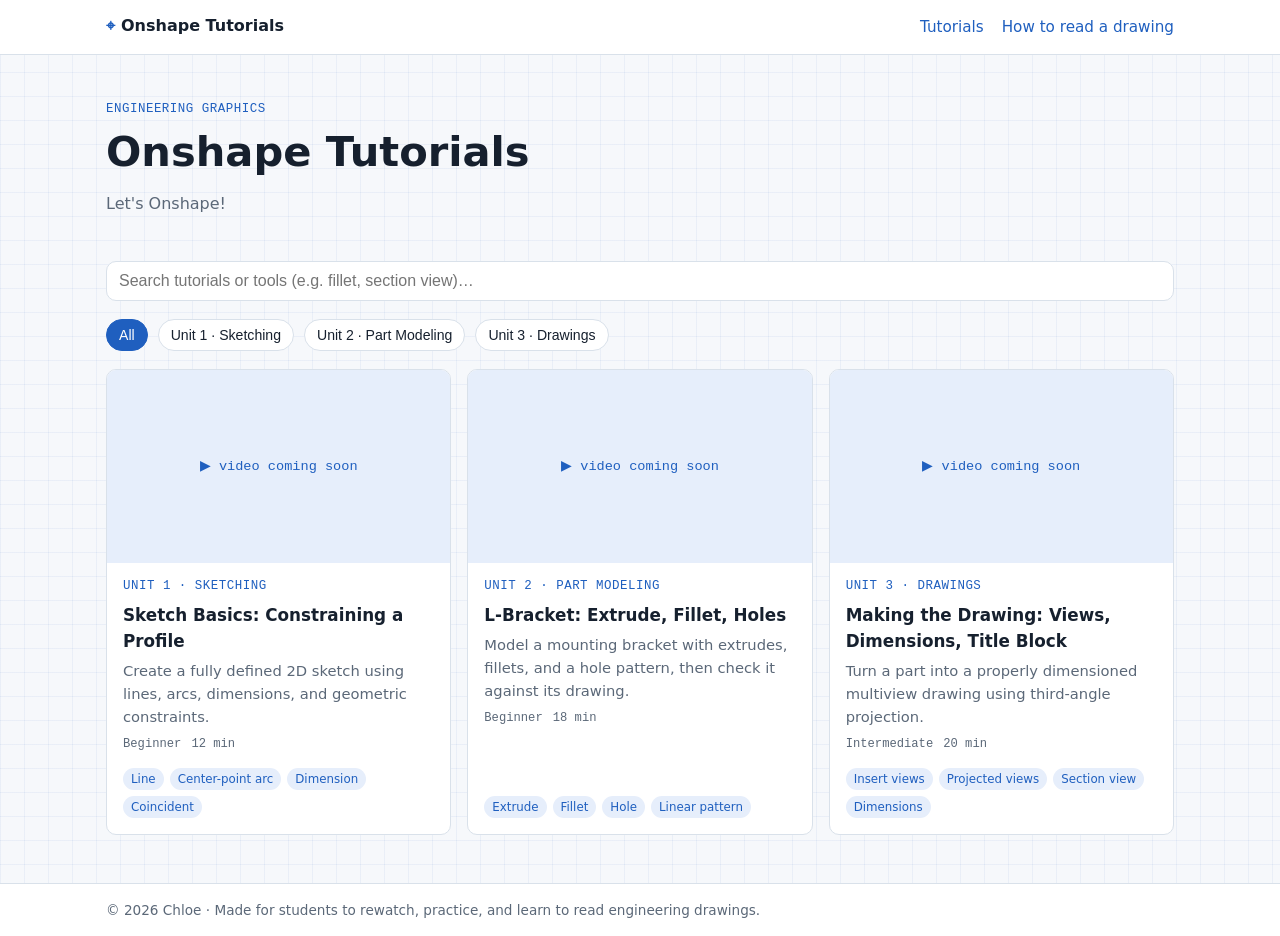
<file: index.html>
<!doctype html>
<html lang="en">
<head>
  <meta charset="utf-8">
  <meta name="viewport" content="width=device-width, initial-scale=1">
  <title>Onshape Tutorials</title>
  <link rel="stylesheet" href="style.css">
</head>
<body data-page="index">
  <header class="site">
    <div class="wrap">
      <a class="brand" href="index.html"><span>⌖</span><span data-site-title style="color:inherit;font-family:inherit">Onshape Tutorials</span></a>
      <nav><a href="index.html">Tutorials</a><a href="reading-drawings.html">How to read a drawing</a></nav>
    </div>
  </header>

  <main class="wrap">
    <section class="hero">
      <span class="tag" data-site-course></span>
      <h1 data-site-title>Onshape Tutorials</h1>
      <p data-site-subtitle></p>
    </section>

    <div class="controls">
      <input id="search" type="search" placeholder="Search tutorials or tools (e.g. fillet, section view)…" aria-label="Search tutorials">
    </div>
    <div class="controls" id="chips" style="margin-top:0"></div>

    <section class="grid" id="grid"></section>
  </main>

  <footer class="site"><div class="wrap">© <span data-year></span> <span data-instructor></span> · Made for students to rewatch, practice, and learn to read engineering drawings.</div></footer>

  <script src="data.js"></script>
  <script src="app.js"></script>
</body>
</html>
</file>
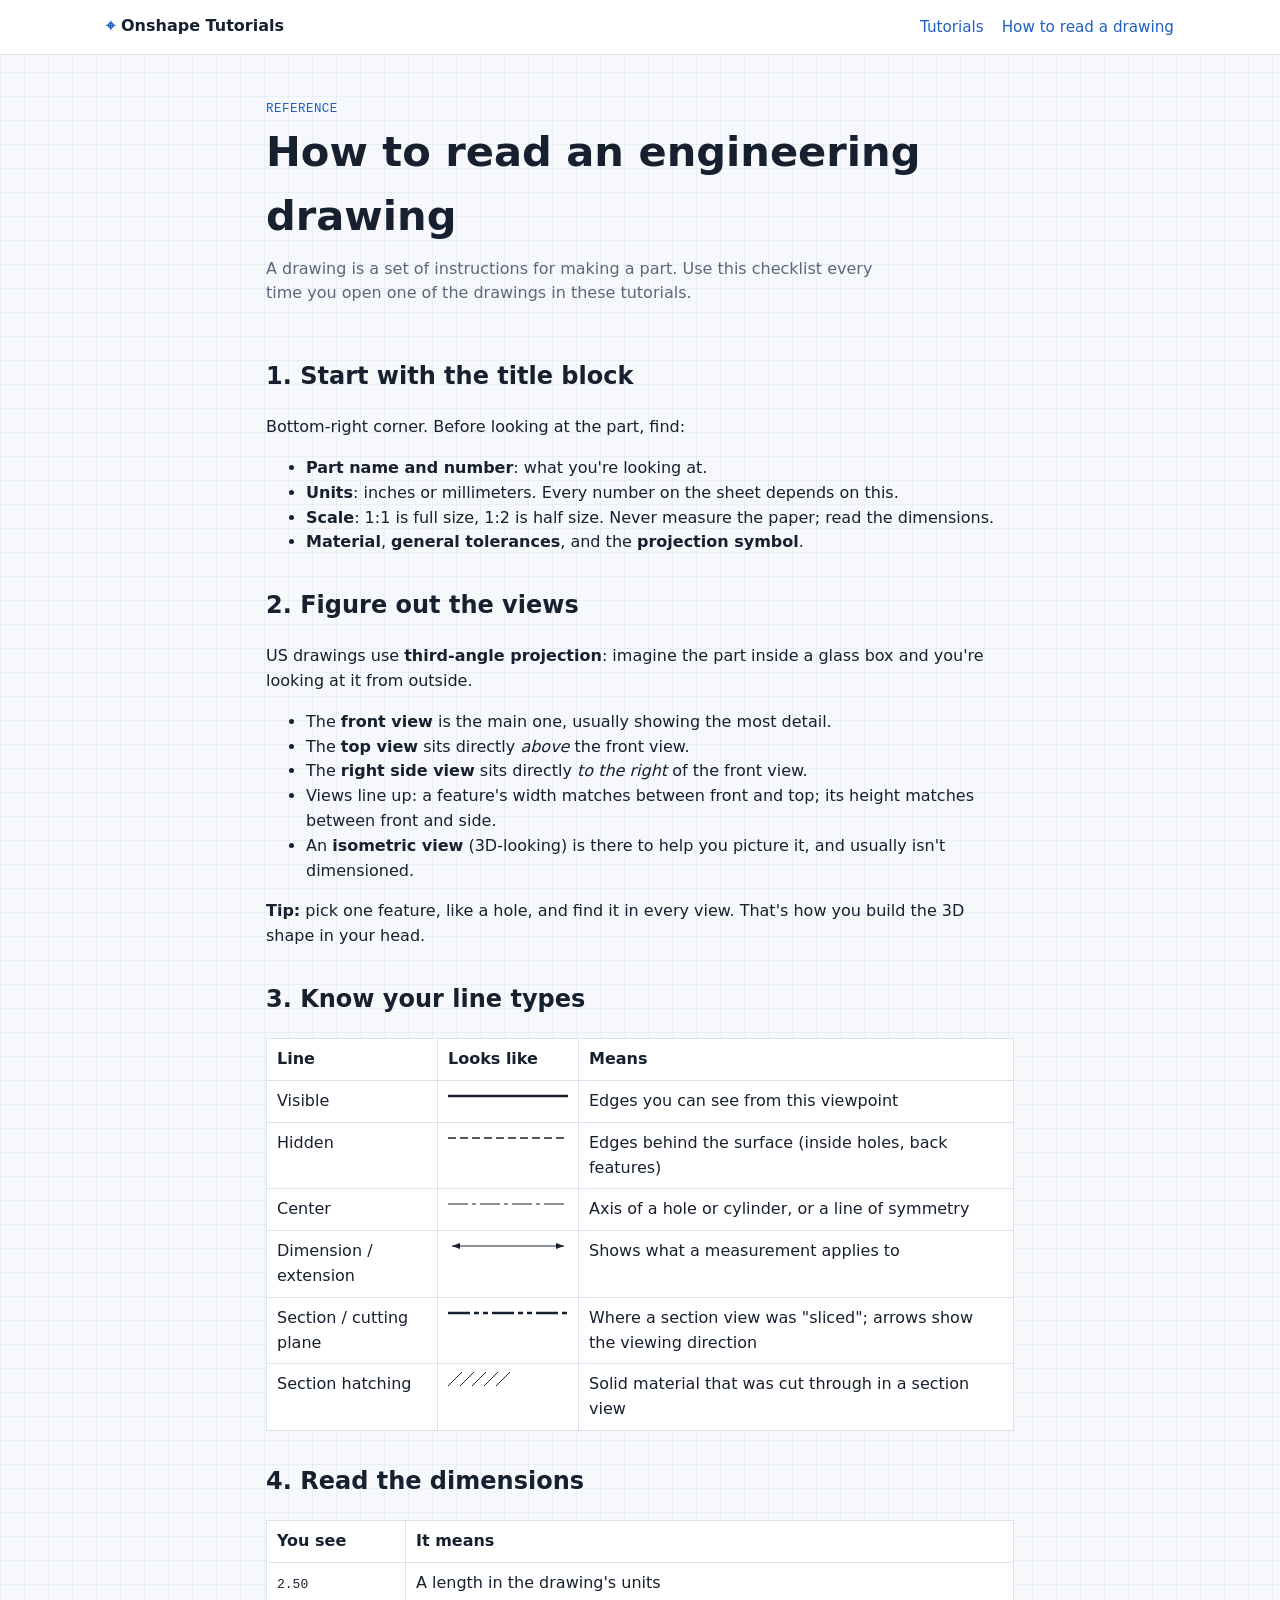
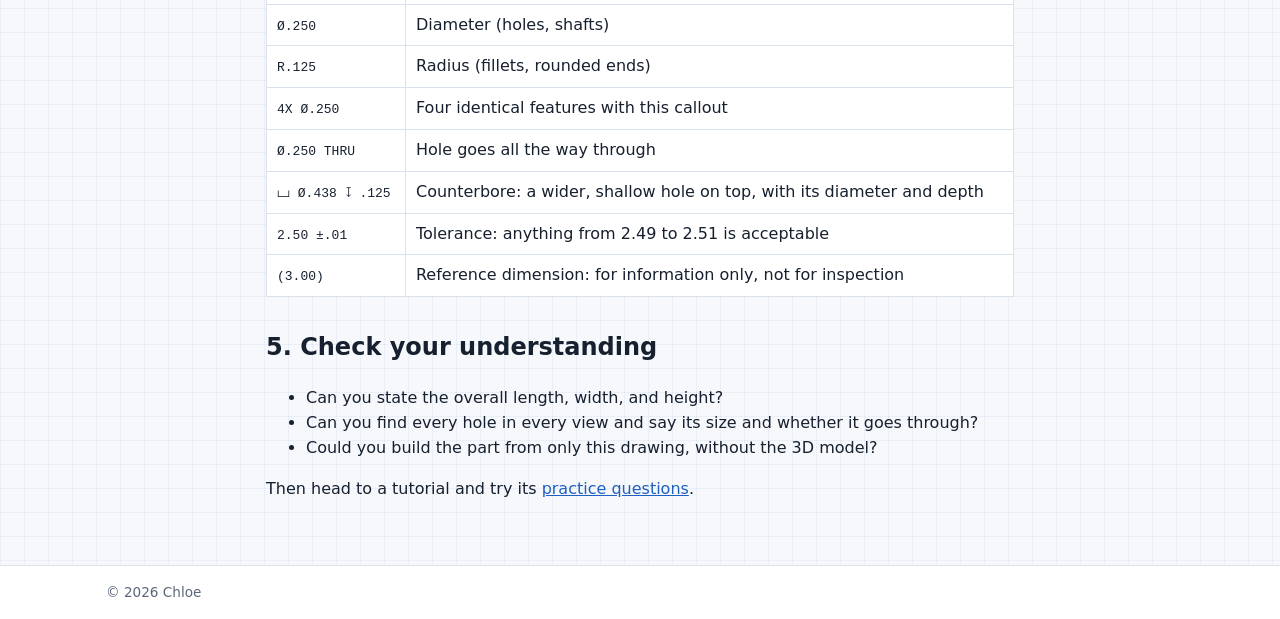
<file: reading-drawings.html>
<!doctype html>
<html lang="en">
<head>
  <meta charset="utf-8">
  <meta name="viewport" content="width=device-width, initial-scale=1">
  <title>How to Read a Drawing</title>
  <link rel="stylesheet" href="style.css">
</head>
<body data-page="primer">
  <header class="site">
    <div class="wrap">
      <a class="brand" href="index.html"><span>⌖</span><span data-site-title style="color:inherit;font-family:inherit">Onshape Tutorials</span></a>
      <nav><a href="index.html">Tutorials</a><a href="reading-drawings.html">How to read a drawing</a></nav>
    </div>
  </header>

  <main class="wrap prose">
    <section class="hero">
      <span class="tag">Reference</span>
      <h1>How to read an engineering drawing</h1>
      <p>A drawing is a set of instructions for making a part. Use this checklist every time you open one of the drawings in these tutorials.</p>
    </section>

    <h2>1. Start with the title block</h2>
    <p>Bottom-right corner. Before looking at the part, find:</p>
    <ul>
      <li><strong>Part name and number</strong>: what you're looking at.</li>
      <li><strong>Units</strong>: inches or millimeters. Every number on the sheet depends on this.</li>
      <li><strong>Scale</strong>: 1:1 is full size, 1:2 is half size. Never measure the paper; read the dimensions.</li>
      <li><strong>Material</strong>, <strong>general tolerances</strong>, and the <strong>projection symbol</strong>.</li>
    </ul>

    <h2>2. Figure out the views</h2>
    <p>US drawings use <strong>third-angle projection</strong>: imagine the part inside a glass box and you're looking at it from outside.</p>
    <ul>
      <li>The <strong>front view</strong> is the main one, usually showing the most detail.</li>
      <li>The <strong>top view</strong> sits directly <em>above</em> the front view.</li>
      <li>The <strong>right side view</strong> sits directly <em>to the right</em> of the front view.</li>
      <li>Views line up: a feature's width matches between front and top; its height matches between front and side.</li>
      <li>An <strong>isometric view</strong> (3D-looking) is there to help you picture it, and usually isn't dimensioned.</li>
    </ul>
    <p><strong>Tip:</strong> pick one feature, like a hole, and find it in every view. That's how you build the 3D shape in your head.</p>

    <h2>3. Know your line types</h2>
    <table>
      <tr><th>Line</th><th>Looks like</th><th>Means</th></tr>
      <tr><td>Visible</td><td><svg class="linesample" viewBox="0 0 120 14"><line x1="0" y1="7" x2="120" y2="7" stroke="currentColor" stroke-width="2.5"/></svg></td><td>Edges you can see from this viewpoint</td></tr>
      <tr><td>Hidden</td><td><svg class="linesample" viewBox="0 0 120 14"><line x1="0" y1="7" x2="120" y2="7" stroke="currentColor" stroke-width="1.5" stroke-dasharray="8 4"/></svg></td><td>Edges behind the surface (inside holes, back features)</td></tr>
      <tr><td>Center</td><td><svg class="linesample" viewBox="0 0 120 14"><line x1="0" y1="7" x2="120" y2="7" stroke="currentColor" stroke-width="1" stroke-dasharray="20 4 4 4"/></svg></td><td>Axis of a hole or cylinder, or a line of symmetry</td></tr>
      <tr><td>Dimension / extension</td><td><svg class="linesample" viewBox="0 0 120 14"><line x1="4" y1="7" x2="116" y2="7" stroke="currentColor" stroke-width="1"/><path d="M4 7 l8 -3 v6z M116 7 l-8 -3 v6z" fill="currentColor"/></svg></td><td>Shows what a measurement applies to</td></tr>
      <tr><td>Section / cutting plane</td><td><svg class="linesample" viewBox="0 0 120 14"><line x1="0" y1="7" x2="120" y2="7" stroke="currentColor" stroke-width="2.5" stroke-dasharray="22 4 5 4 5 4"/></svg></td><td>Where a section view was "sliced"; arrows show the viewing direction</td></tr>
      <tr><td>Section hatching</td><td><svg class="linesample" viewBox="0 0 120 14"><g stroke="currentColor" stroke-width="1"><line x1="0" y1="14" x2="14" y2="0"/><line x1="12" y1="14" x2="26" y2="0"/><line x1="24" y1="14" x2="38" y2="0"/><line x1="36" y1="14" x2="50" y2="0"/><line x1="48" y1="14" x2="62" y2="0"/></g></svg></td><td>Solid material that was cut through in a section view</td></tr>
    </table>

    <h2>4. Read the dimensions</h2>
    <table>
      <tr><th>You see</th><th>It means</th></tr>
      <tr><td><code>2.50</code></td><td>A length in the drawing's units</td></tr>
      <tr><td><code>Ø.250</code></td><td>Diameter (holes, shafts)</td></tr>
      <tr><td><code>R.125</code></td><td>Radius (fillets, rounded ends)</td></tr>
      <tr><td><code>4X Ø.250</code></td><td>Four identical features with this callout</td></tr>
      <tr><td><code>Ø.250 THRU</code></td><td>Hole goes all the way through</td></tr>
      <tr><td><code>⌴ Ø.438 ↧ .125</code></td><td>Counterbore: a wider, shallow hole on top, with its diameter and depth</td></tr>
      <tr><td><code>2.50 ±.01</code></td><td>Tolerance: anything from 2.49 to 2.51 is acceptable</td></tr>
      <tr><td><code>(3.00)</code></td><td>Reference dimension: for information only, not for inspection</td></tr>
    </table>

    <h2>5. Check your understanding</h2>
    <ul>
      <li>Can you state the overall length, width, and height?</li>
      <li>Can you find every hole in every view and say its size and whether it goes through?</li>
      <li>Could you build the part from only this drawing, without the 3D model?</li>
    </ul>
    <p>Then head to a tutorial and try its <a href="index.html">practice questions</a>.</p>
  </main>

  <footer class="site"><div class="wrap">© <span data-year></span> <span data-instructor></span></div></footer>
  <script src="data.js"></script>
  <script src="app.js"></script>
</body>
</html>
</file>
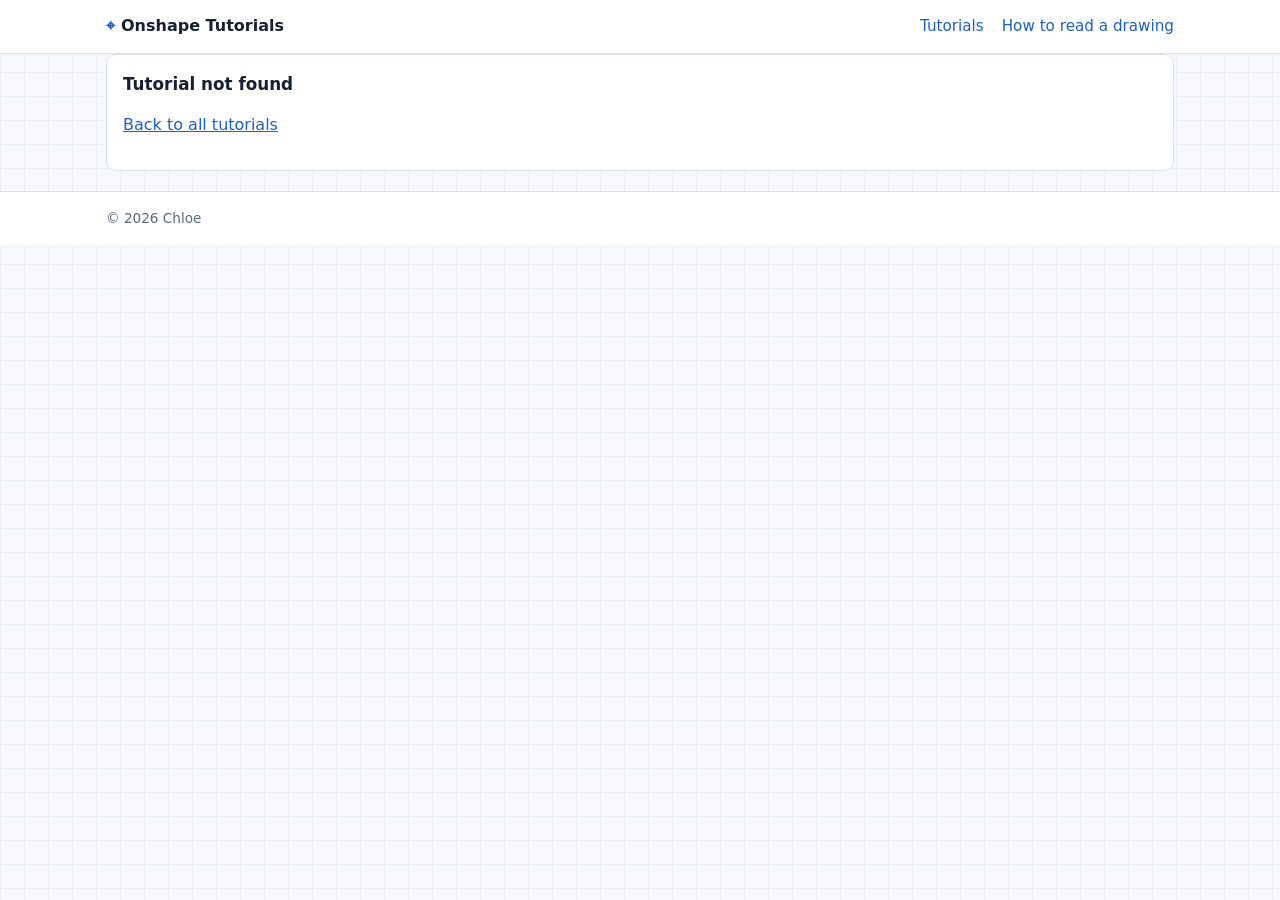
<file: tutorial.html>
<!doctype html>
<html lang="en">
<head>
  <meta charset="utf-8">
  <meta name="viewport" content="width=device-width, initial-scale=1">
  <title>Tutorial</title>
  <link rel="stylesheet" href="style.css">
</head>
<body data-page="tutorial">
  <header class="site">
    <div class="wrap">
      <a class="brand" href="index.html"><span>⌖</span><span data-site-title style="color:inherit;font-family:inherit">Onshape Tutorials</span></a>
      <nav><a href="index.html">Tutorials</a><a href="reading-drawings.html">How to read a drawing</a></nav>
    </div>
  </header>

  <main class="wrap" id="tutorial"></main>

  <footer class="site"><div class="wrap">© <span data-year></span> <span data-instructor></span></div></footer>

  <script src="data.js"></script>
  <script src="app.js"></script>
</body>
</html>
</file>
<file: style.css>
:root {
  --bg: #f6f8fb;
  --paper: #ffffff;
  --ink: #16202e;
  --muted: #5b6878;
  --line: #d9e1ea;
  --accent: #1f5fbf;
  --accent-soft: #e6eefb;
  --grid: rgba(31, 95, 191, 0.06);
  --ok: #1d7a4e;
  --radius: 10px;
  --mono: ui-monospace, "SF Mono", Menlo, Consolas, monospace;
  --sans: system-ui, -apple-system, "Segoe UI", Roboto, sans-serif;
}
@media (prefers-color-scheme: dark) {
  :root {
    --bg: #0f1520;
    --paper: #161e2b;
    --ink: #e7edf5;
    --muted: #9aa8ba;
    --line: #2a3546;
    --accent: #6ea4ff;
    --accent-soft: #1b2a45;
    --grid: rgba(110, 164, 255, 0.05);
    --ok: #5fd39a;
  }
}

* { box-sizing: border-box; }
body {
  margin: 0;
  font-family: var(--sans);
  color: var(--ink);
  background-color: var(--bg);
  background-image:
    linear-gradient(var(--grid) 1px, transparent 1px),
    linear-gradient(90deg, var(--grid) 1px, transparent 1px);
  background-size: 24px 24px;
  line-height: 1.55;
}
a { color: var(--accent); }
.wrap { max-width: 1100px; margin: 0 auto; padding: 0 16px; }

/* Header */
header.site {
  border-bottom: 1px solid var(--line);
  background: var(--paper);
}
header.site .wrap {
  display: flex; align-items: center; justify-content: space-between;
  gap: 12px; padding-top: 14px; padding-bottom: 14px; flex-wrap: wrap;
}
.brand { font-weight: 700; text-decoration: none; color: var(--ink); }
.brand span { font-family: var(--mono); color: var(--accent); margin-right: 6px; }
nav a { margin-left: 18px; text-decoration: none; font-size: 0.95rem; }
nav a:first-child { margin-left: 0; }

/* Hero */
.hero { padding: 40px 0 20px; }
.hero h1 { font-size: clamp(1.8rem, 4vw, 2.6rem); margin: 0 0 8px; }
.hero p { color: var(--muted); max-width: 640px; margin: 0; }
.tag { font-family: var(--mono); font-size: 0.78rem; color: var(--accent); letter-spacing: 0.04em; text-transform: uppercase; }

/* Controls */
.controls { display: flex; flex-wrap: wrap; gap: 10px; margin: 24px 0 18px; align-items: center; }
.controls input {
  flex: 1 1 240px; padding: 10px 12px; border: 1px solid var(--line);
  border-radius: var(--radius); background: var(--paper); color: var(--ink); font-size: 1rem;
}
.chip {
  border: 1px solid var(--line); background: var(--paper); color: var(--ink);
  padding: 7px 12px; border-radius: 999px; cursor: pointer; font-size: 0.88rem;
}
.chip.active { background: var(--accent); border-color: var(--accent); color: #fff; }

/* Cards */
.grid { display: grid; grid-template-columns: repeat(auto-fill, minmax(280px, 1fr)); gap: 16px; padding-bottom: 48px; }
.card {
  background: var(--paper); border: 1px solid var(--line); border-radius: var(--radius);
  overflow: hidden; text-decoration: none; color: inherit; display: flex; flex-direction: column;
  transition: transform .15s, box-shadow .15s;
}
.card:hover { transform: translateY(-2px); box-shadow: 0 6px 20px rgba(0,0,0,.08); }
.thumb { aspect-ratio: 16/9; background: var(--accent-soft); display: grid; place-items: center; color: var(--accent); font-family: var(--mono); font-size: .85rem; }
.thumb img { width: 100%; height: 100%; object-fit: cover; display: block; }
.card .body { padding: 14px 16px 16px; display: flex; flex-direction: column; gap: 6px; flex: 1; }
.card h3 { margin: 0; font-size: 1.05rem; }
.card p { margin: 0; color: var(--muted); font-size: .92rem; }
.meta { display: flex; gap: 10px; flex-wrap: wrap; font-family: var(--mono); font-size: .76rem; color: var(--muted); }
.badges { margin-top: auto; padding-top: 8px; display: flex; gap: 6px; flex-wrap: wrap; }
.badge { font-size: .74rem; padding: 2px 8px; border-radius: 999px; background: var(--accent-soft); color: var(--accent); }
.empty { color: var(--muted); padding: 30px 0; }

/* Tutorial page */
.crumb { padding: 20px 0 0; font-size: .9rem; }
.tut-head { padding: 10px 0 18px; }
.tut-head h1 { margin: 4px 0 6px; font-size: clamp(1.5rem, 3.4vw, 2.1rem); }
.tut-head p { margin: 0; color: var(--muted); max-width: 720px; }
.layout { display: grid; grid-template-columns: minmax(0, 2fr) minmax(0, 1fr); gap: 20px; align-items: start; }
@media (max-width: 860px) { .layout { grid-template-columns: 1fr; } }
.panel { background: var(--paper); border: 1px solid var(--line); border-radius: var(--radius); padding: 16px; margin-bottom: 20px; }
.panel h2 { font-size: 1.05rem; margin: 0 0 10px; }
.video { position: relative; aspect-ratio: 16/9; background: #000; border-radius: var(--radius); overflow: hidden; margin-bottom: 20px; }
.video iframe { position: absolute; inset: 0; width: 100%; height: 100%; border: 0; }
.placeholder { aspect-ratio: 16/9; border: 2px dashed var(--line); border-radius: var(--radius); display: grid; place-items: center; color: var(--muted); text-align: center; padding: 16px; margin-bottom: 20px; background: var(--paper); }
.chapters { list-style: none; margin: 0; padding: 0; }
.chapters button {
  width: 100%; text-align: left; background: none; border: 0; border-bottom: 1px solid var(--line);
  padding: 9px 4px; color: var(--ink); cursor: pointer; font: inherit; display: flex; gap: 12px;
}
.chapters li:last-child button { border-bottom: 0; }
.chapters button:hover { background: var(--accent-soft); }
.chapters .ts { font-family: var(--mono); color: var(--accent); min-width: 48px; }
.links a { display: block; padding: 8px 0; border-bottom: 1px solid var(--line); text-decoration: none; }
.links a:last-child { border-bottom: 0; }
.links .na { color: var(--muted); padding: 8px 0; display: block; }
.drawing-frame { width: 100%; height: 75vh; min-height: 420px; border: 1px solid var(--line); border-radius: var(--radius); background: #fff; }
.drawing-img { width: 100%; border: 1px solid var(--line); border-radius: var(--radius); background: #fff; }
details.q { border: 1px solid var(--line); border-radius: var(--radius); padding: 10px 14px; margin-bottom: 10px; }
details.q summary { cursor: pointer; font-weight: 600; }
details.q .a { margin-top: 8px; color: var(--ok); }
details.q .reveal { font-size: .82rem; color: var(--muted); font-weight: 400; margin-left: 6px; }
.challenge { border-left: 4px solid var(--accent); }
.pager { display: flex; justify-content: space-between; gap: 12px; padding: 10px 0 48px; flex-wrap: wrap; }
.pager a { text-decoration: none; }

/* Reading drawings page */
.prose { max-width: 780px; padding-bottom: 48px; }
.prose h2 { margin-top: 32px; }
.prose table { border-collapse: collapse; width: 100%; background: var(--paper); }
.prose th, .prose td { border: 1px solid var(--line); padding: 8px 10px; text-align: left; vertical-align: top; }
.linesample { display: block; width: 120px; height: 14px; }

footer.site { border-top: 1px solid var(--line); background: var(--paper); color: var(--muted); font-size: .85rem; }
footer.site .wrap { padding-top: 16px; padding-bottom: 16px; }
</file>
